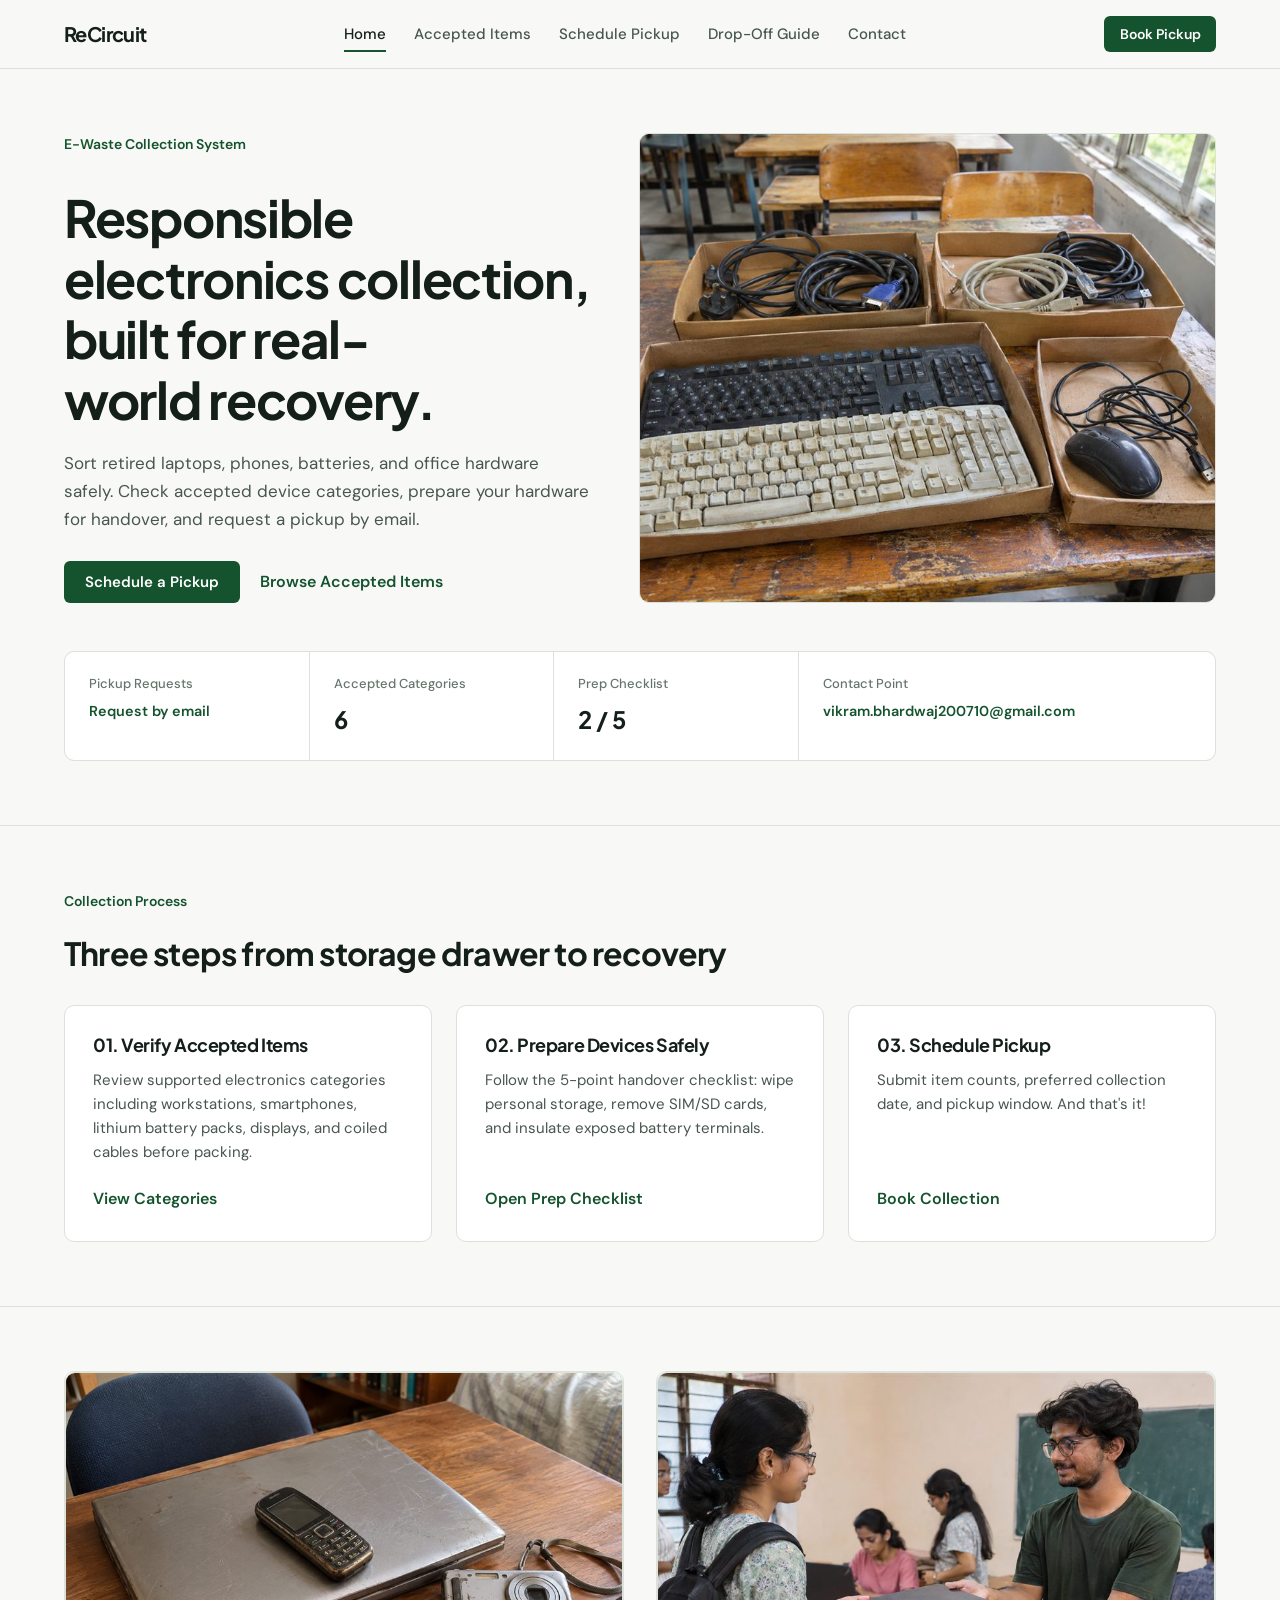
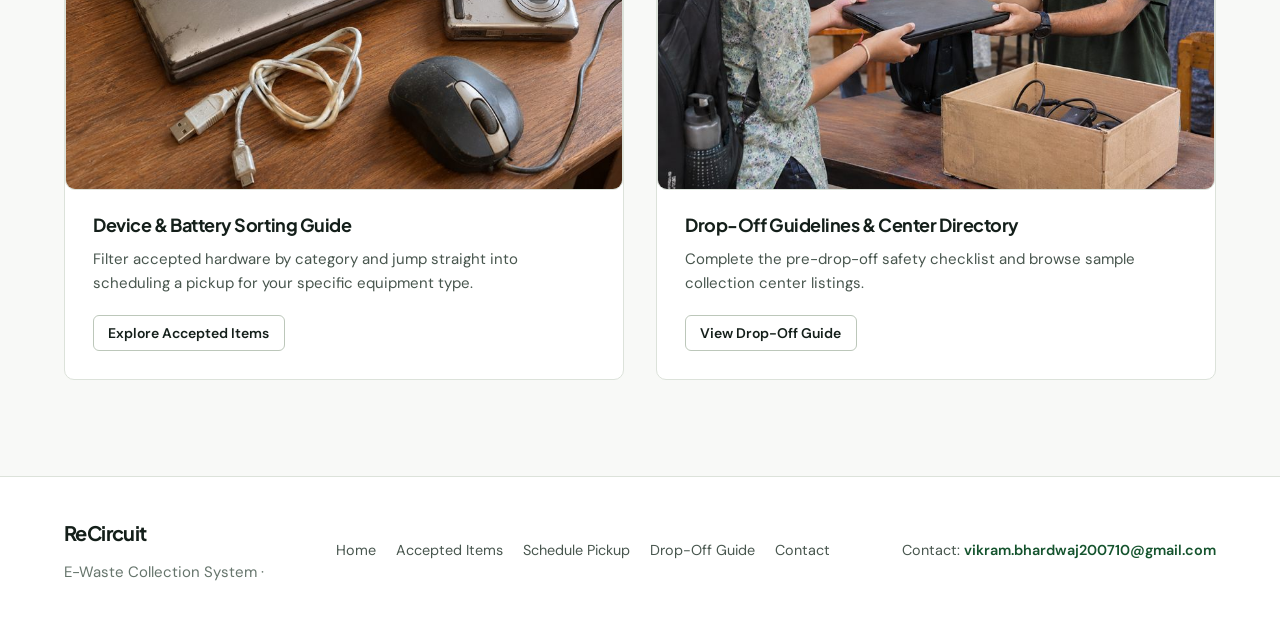
<file: index.html>
<!doctype html>
<html lang="en">
  <head>
    <meta charset="UTF-8" />
    <meta name="viewport" content="width=device-width, initial-scale=1.0" />
    <title>ReCircuit — E-Waste Collection System</title>
    <meta
      name="description"
      content="A clean multi-page e-waste collection system for sorting electronics, scheduling pickups, checking drop-off preparation guidelines, and contacting coordination support."
    />
    <meta property="og:title" content="ReCircuit — E-Waste Collection System" />
    <meta
      property="og:description"
      content="Sort retired electronics, review safety preparation steps, and schedule e-waste pickups."
    />
    <meta property="og:type" content="website" />
    <link rel="preconnect" href="https://fonts.googleapis.com" />
    <link rel="preconnect" href="https://fonts.gstatic.com" crossorigin />
    <link
      href="https://fonts.googleapis.com/css2?family=DM+Sans:wght@400;500;600&family=JetBrains+Mono:wght@400;500&family=Plus+Jakarta+Sans:wght@600;700&display=swap"
      rel="stylesheet"
    />
    <link rel="stylesheet" href="./style.css" />
    <script src="./script.js" defer></script>
  </head>
  <body>
    <header class="site-header">
      <div class="container header-inner">
        <a href="index.html" class="brand">ReCircuit</a>
        <nav class="site-nav" id="primary-nav" aria-label="Primary">
          <a href="index.html" class="nav-link" aria-current="page">Home</a>
          <a href="categories.html" class="nav-link">Accepted Items</a>
          <a href="schedule.html" class="nav-link">Schedule Pickup</a>
          <a href="dropoff.html" class="nav-link">Drop-Off Guide</a>
          <a href="contact.html" class="nav-link">Contact</a>
        </nav>
        <div class="header-actions">
          <a href="schedule.html" class="btn btn-primary btn-sm nav-cta">Book Pickup</a>
          <button
            type="button"
            class="nav-toggle"
            id="nav-toggle"
            aria-expanded="false"
            aria-controls="primary-nav"
            aria-label="Toggle navigation menu"
          >
            <svg width="20" height="20" viewBox="0 0 24 24" fill="none" stroke="currentColor" stroke-width="2" aria-hidden="true">
              <line x1="3" y1="6" x2="21" y2="6" />
              <line x1="3" y1="12" x2="21" y2="12" />
              <line x1="3" y1="18" x2="21" y2="18" />
            </svg>
          </button>
        </div>
      </div>
    </header>

    <main>
      <section class="section">
        <div class="container">
          <div class="hero-grid">
            <div class="hero-copy">
              <p class="eyebrow">E-Waste Collection System</p>
              <h1 class="hero-title">
                <span class="hero-title-wide">Responsible electronics collection, built for real-world recovery.</span>
                <span class="hero-title-compact">Recycle electronics responsibly.</span>
              </h1>
              <p class="lead">
                Sort retired laptops, phones, batteries, and office hardware safely. Check accepted device categories,
                prepare your hardware for handover, and request a pickup by email.
              </p>
              <div class="hero-actions">
                <a href="schedule.html" class="btn btn-primary">Schedule a Pickup</a>
                <a href="categories.html" class="text-link">Browse Accepted Items</a>
              </div>
            </div>
            <div class="media-frame media-frame-16x9 hero-media">
              <img src="./images/electronics-sorting-studio.jpg" alt="Used keyboards, mice, and cables sorted into trays." />
              <div class="media-fallback" aria-hidden="true">
                <svg viewBox="0 0 24 24" fill="none" stroke="currentColor" stroke-width="1.75">
                  <rect x="3" y="4" width="18" height="12" rx="2" />
                  <line x1="8" y1="20" x2="16" y2="20" />
                  <line x1="12" y1="16" x2="12" y2="20" />
                </svg>
                <span>Electronics Sorting Studio</span>
              </div>
            </div>
          </div>

          <div class="metrics-strip" aria-label="Collection summary">
            <div class="metric-cell">
              <span class="metric-label">Pickup Requests</span>
              <a href="schedule.html" class="metric-value-email">Request by email</a>
            </div>
            <div class="metric-cell">
              <span class="metric-label">Accepted Categories</span>
              <span class="metric-value" id="metric-categories">6</span>
            </div>
            <div class="metric-cell">
              <span class="metric-label">Prep Checklist</span>
              <span class="metric-value" id="metric-checklist">0 / 5</span>
            </div>
            <div class="metric-cell">
              <span class="metric-label">Contact Point</span>
              <a href="mailto:vikram.bhardwaj200710@gmail.com" class="metric-value-email">
                vikram.bhardwaj200710@gmail.com
              </a>
            </div>
          </div>
        </div>
      </section>

      <section class="section section-divider">
        <div class="container">
          <div class="stack-sm">
            <p class="eyebrow">Collection Process</p>
            <h2 class="section-title">Three steps from storage drawer to recovery</h2>
          </div>
          <div class="steps-grid">
            <article class="surface-card">
              <h3 class="step-title">01. Verify Accepted Items</h3>
              <p class="step-desc">
                Review supported electronics categories including workstations, smartphones, lithium battery packs,
                displays, and coiled cables before packing.
              </p>
              <div class="feature-card-footer">
                <a href="categories.html" class="text-link">View Categories</a>
              </div>
            </article>
            <article class="surface-card">
              <h3 class="step-title">02. Prepare Devices Safely</h3>
              <p class="step-desc">
                Follow the 5-point handover checklist: wipe personal storage, remove SIM/SD cards, and insulate exposed
                battery terminals.
              </p>
              <div class="feature-card-footer">
                <a href="dropoff.html" class="text-link">Open Prep Checklist</a>
              </div>
            </article>
            <article class="surface-card">
              <h3 class="step-title">03. Schedule Pickup</h3>
              <p class="step-desc">
                Submit item counts, preferred collection date, and pickup window. And that's it!
              </p>
              <div class="feature-card-footer">
                <a href="schedule.html" class="text-link">Book Collection</a>
              </div>
            </article>
          </div>
        </div>
      </section>

      <section class="section section-divider">
        <div class="container">
          <div class="split-grid">
            <article class="feature-card">
              <div class="media-frame media-frame-4x3">
                <img src="./images/computing-and-mobile-devices.jpg" alt="A retired laptop, mobile phone, and camera set out on a desk." />
                <div class="media-fallback" aria-hidden="true">
                  <svg viewBox="0 0 24 24" fill="none" stroke="currentColor" stroke-width="1.75">
                    <rect x="5" y="2" width="14" height="20" rx="2" />
                    <line x1="12" y1="18" x2="12" y2="18.01" />
                  </svg>
                  <span>Computing and Mobile Devices</span>
                </div>
              </div>
              <div class="feature-card-body">
                <h3 class="step-title">Device &amp; Battery Sorting Guide</h3>
                <p class="step-desc">
                  Filter accepted hardware by category and jump straight into scheduling a pickup for your specific
                  equipment type.
                </p>
                <div class="feature-card-footer">
                  <a href="categories.html" class="btn btn-secondary btn-sm">Explore Accepted Items</a>
                </div>
              </div>
            </article>

            <article class="feature-card">
              <div class="media-frame media-frame-4x3">
                <img src="./images/drop-off-collection-center.jpg" alt="A person hands a laptop to a worker at an electronics collection desk." />
                <div class="media-fallback" aria-hidden="true">
                  <svg viewBox="0 0 24 24" fill="none" stroke="currentColor" stroke-width="1.75">
                    <path d="M21 10c0 7-9 13-9 13s-9-6-9-13a9 9 0 0 1 18 0z" />
                    <circle cx="12" cy="10" r="3" />
                  </svg>
                  <span>Drop-Off Collection Center</span>
                </div>
              </div>
              <div class="feature-card-body">
                <h3 class="step-title">Drop-Off Guidelines &amp; Center Directory</h3>
                <p class="step-desc">
                  Complete the pre-drop-off safety checklist and browse sample collection center listings.
                </p>
                <div class="feature-card-footer">
                  <a href="dropoff.html" class="btn btn-secondary btn-sm">View Drop-Off Guide</a>
                </div>
              </div>
            </article>
          </div>
        </div>
      </section>
    </main>

    <footer class="site-footer">
      <div class="container footer-inner">
        <div class="stack-sm">
          <a href="index.html" class="brand">ReCircuit</a>
          <p class="muted">E-Waste Collection System · </p>
        </div>
        <nav class="footer-links" aria-label="Footer">
          <a href="index.html">Home</a>
          <a href="categories.html">Accepted Items</a>
          <a href="schedule.html">Schedule Pickup</a>
          <a href="dropoff.html">Drop-Off Guide</a>
          <a href="contact.html">Contact</a>
        </nav>
        <div class="footer-contact">
          Contact: <a href="mailto:vikram.bhardwaj200710@gmail.com">vikram.bhardwaj200710@gmail.com</a>
        </div>
      </div>
    </footer>
  </body>
</html>
</file>
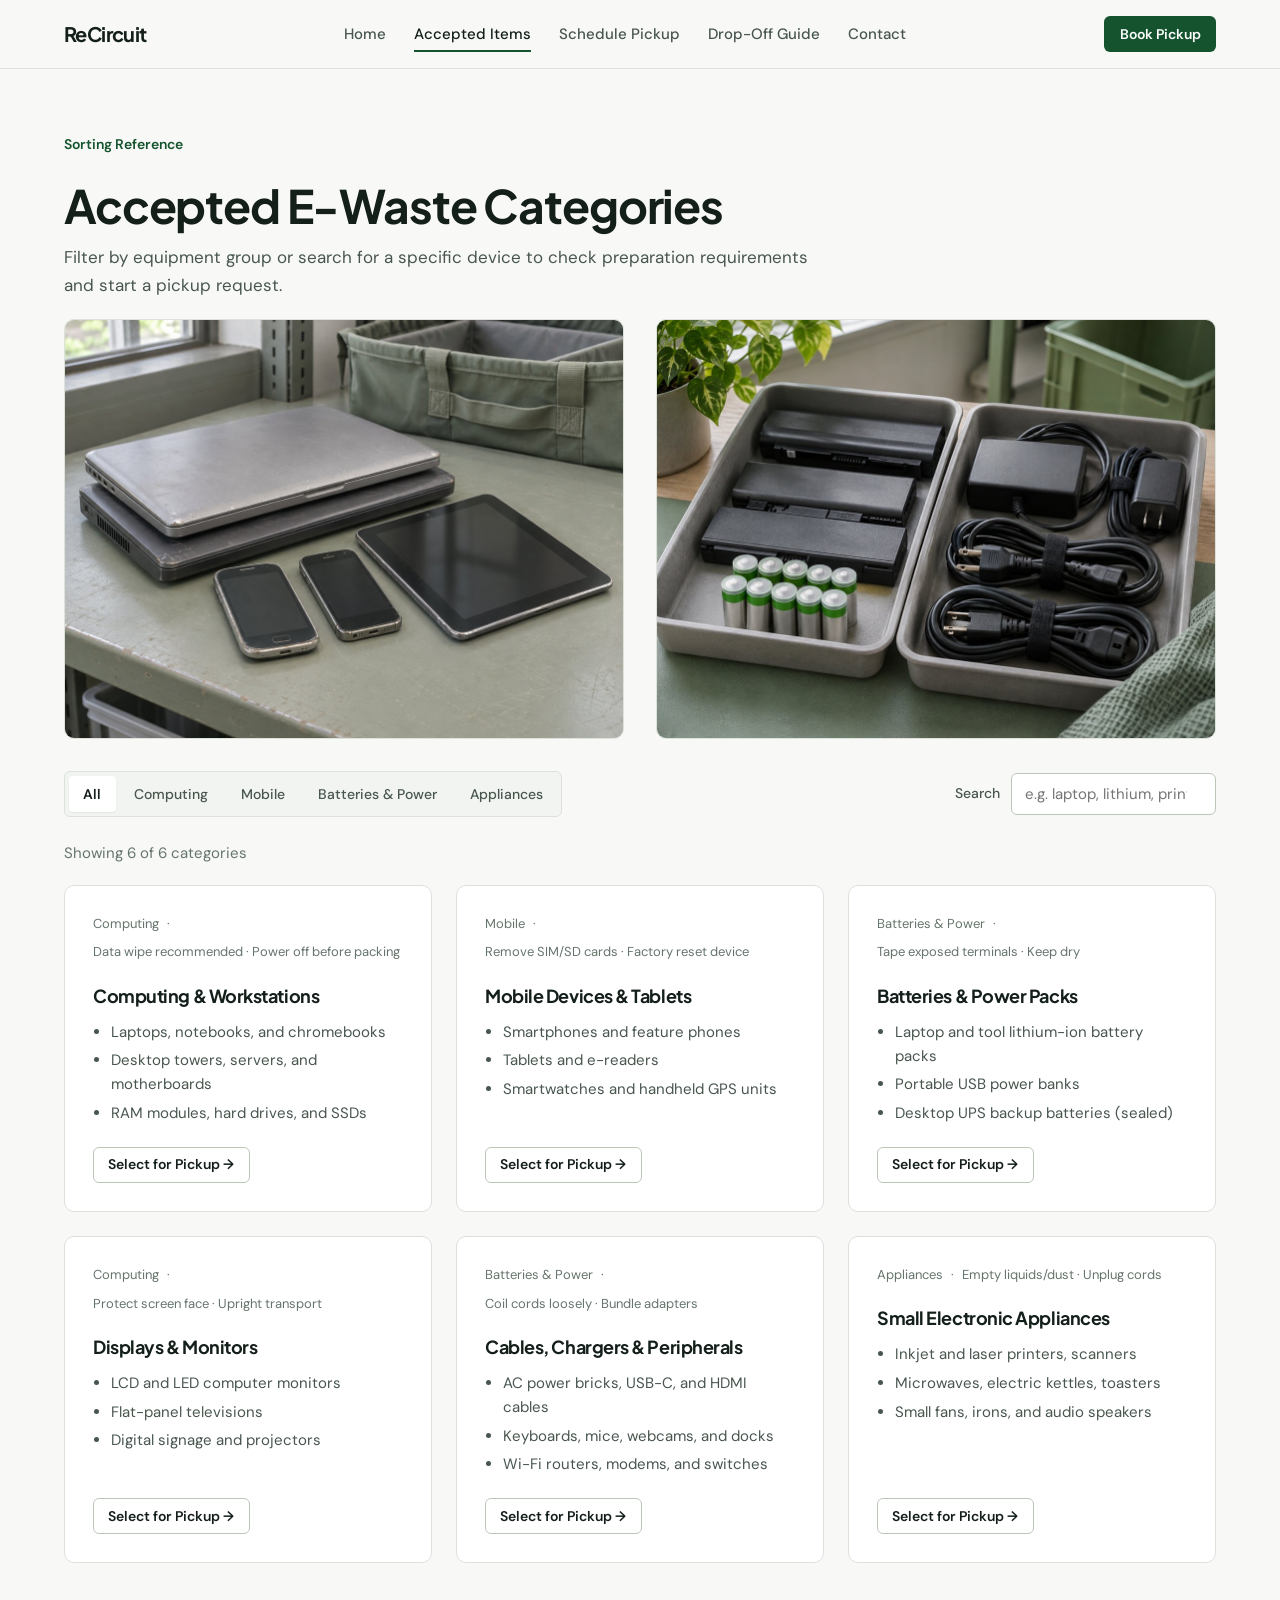
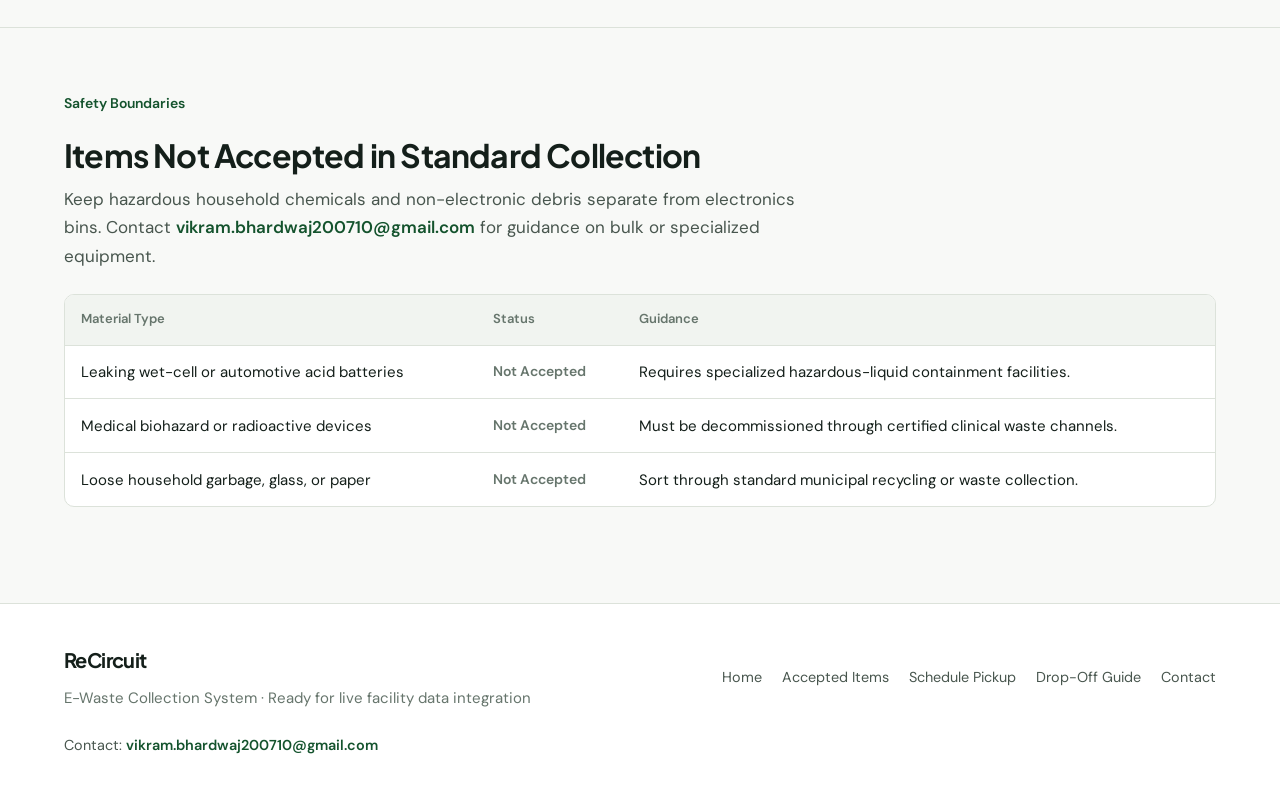
<file: categories.html>
<!doctype html>
<html lang="en">
  <head>
    <meta charset="UTF-8" />
    <meta name="viewport" content="width=device-width, initial-scale=1.0" />
    <title>Accepted Items — ReCircuit E-Waste Collection</title>
    <meta
      name="description"
      content="Browse accepted e-waste categories, handling guidelines, and non-accepted exclusions before scheduling a collection."
    />
    <link rel="preconnect" href="https://fonts.googleapis.com" />
    <link rel="preconnect" href="https://fonts.gstatic.com" crossorigin />
    <link
      href="https://fonts.googleapis.com/css2?family=DM+Sans:wght@400;500;600&family=JetBrains+Mono:wght@400;500&family=Plus+Jakarta+Sans:wght@600;700&display=swap"
      rel="stylesheet"
    />
    <link rel="stylesheet" href="./style.css" />
    <script src="./script.js" defer></script>
  </head>
  <body>
    <header class="site-header">
      <div class="container header-inner">
        <a href="index.html" class="brand">ReCircuit</a>
        <nav class="site-nav" id="primary-nav" aria-label="Primary">
          <a href="index.html" class="nav-link">Home</a>
          <a href="categories.html" class="nav-link" aria-current="page">Accepted Items</a>
          <a href="schedule.html" class="nav-link">Schedule Pickup</a>
          <a href="dropoff.html" class="nav-link">Drop-Off Guide</a>
          <a href="contact.html" class="nav-link">Contact</a>
        </nav>
        <div class="header-actions">
          <a href="schedule.html" class="btn btn-primary btn-sm nav-cta">Book Pickup</a>
          <button
            type="button"
            class="nav-toggle"
            id="nav-toggle"
            aria-expanded="false"
            aria-controls="primary-nav"
            aria-label="Toggle navigation menu"
          >
            <svg width="20" height="20" viewBox="0 0 24 24" fill="none" stroke="currentColor" stroke-width="2" aria-hidden="true">
              <line x1="3" y1="6" x2="21" y2="6" />
              <line x1="3" y1="12" x2="21" y2="12" />
              <line x1="3" y1="18" x2="21" y2="18" />
            </svg>
          </button>
        </div>
      </div>
    </header>

    <main>
      <section class="section">
        <div class="container">
          <div class="stack-md">
            <div class="stack-sm">
              <p class="eyebrow">Sorting Reference</p>
              <h1 class="page-title">Accepted E-Waste Categories</h1>
              <p class="lead">
                Filter by equipment group or search for a specific device to check preparation requirements and start
                a pickup request.
              </p>
            </div>

            <div class="split-grid">
              <div class="media-frame media-frame-4x3">
                <img src="./images/computing-and-mobile-hardware.jpg" alt="Used laptops, a tablet, and two smartphones on a collection workbench." />
                <div class="media-fallback" aria-hidden="true">
                  <span>Computing &amp; Mobile Hardware</span>
                </div>
              </div>
              <div class="media-frame media-frame-4x3">
                <img src="./images/batteries-and-power-cables.jpg" alt="Laptop battery packs and household batteries sorted beside coiled power cords." />
                <div class="media-fallback" aria-hidden="true">
                  <span>Batteries &amp; Power Cables</span>
                </div>
              </div>
            </div>
          </div>

          <div class="toolbar">
            <div class="segmented-group" role="group" aria-label="Filter categories by equipment group">
              <button type="button" class="filter-tab" data-category-filter="All" aria-pressed="true">All</button>
              <button type="button" class="filter-tab" data-category-filter="Computing" aria-pressed="false">Computing</button>
              <button type="button" class="filter-tab" data-category-filter="Mobile" aria-pressed="false">Mobile</button>
              <button type="button" class="filter-tab" data-category-filter="Batteries & Power" aria-pressed="false">
                Batteries &amp; Power
              </button>
              <button type="button" class="filter-tab" data-category-filter="Appliances" aria-pressed="false">
                Appliances
              </button>
            </div>

            <div class="search-wrap">
              <label for="category-search">Search</label>
              <input
                type="search"
                id="category-search"
                class="input"
                placeholder="e.g. laptop, lithium, printer"
              />
            </div>
          </div>

          <p class="muted" id="categories-count" style="margin-bottom: 1.25rem;">Showing 6 of 6 categories</p>

          <div class="cards-grid-3" id="categories-grid">
            <article class="surface-card" data-category-group="Computing">
              <div class="meta-line">
                <span>Computing</span>
                <span aria-hidden="true">&middot;</span>
                <span>Data wipe recommended · Power off before packing</span>
              </div>
              <h3 class="step-title" style="margin-top: 0.5rem;">Computing &amp; Workstations</h3>
              <ul class="item-list">
                <li>Laptops, notebooks, and chromebooks</li>
                <li>Desktop towers, servers, and motherboards</li>
                <li>RAM modules, hard drives, and SSDs</li>
              </ul>
              <div class="feature-card-footer">
                <a href="schedule.html?category=computing" class="btn btn-secondary btn-sm">
                  Select for Pickup &rarr;
                </a>
              </div>
            </article>
            <article class="surface-card" data-category-group="Mobile">
              <div class="meta-line">
                <span>Mobile</span>
                <span aria-hidden="true">&middot;</span>
                <span>Remove SIM/SD cards · Factory reset device</span>
              </div>
              <h3 class="step-title" style="margin-top: 0.5rem;">Mobile Devices &amp; Tablets</h3>
              <ul class="item-list">
                <li>Smartphones and feature phones</li>
                <li>Tablets and e-readers</li>
                <li>Smartwatches and handheld GPS units</li>
              </ul>
              <div class="feature-card-footer">
                <a href="schedule.html?category=mobile" class="btn btn-secondary btn-sm">
                  Select for Pickup &rarr;
                </a>
              </div>
            </article>
            <article class="surface-card" data-category-group="Batteries &amp; Power">
              <div class="meta-line">
                <span>Batteries &amp; Power</span>
                <span aria-hidden="true">&middot;</span>
                <span>Tape exposed terminals · Keep dry</span>
              </div>
              <h3 class="step-title" style="margin-top: 0.5rem;">Batteries &amp; Power Packs</h3>
              <ul class="item-list">
                <li>Laptop and tool lithium-ion battery packs</li>
                <li>Portable USB power banks</li>
                <li>Desktop UPS backup batteries (sealed)</li>
              </ul>
              <div class="feature-card-footer">
                <a href="schedule.html?category=batteries" class="btn btn-secondary btn-sm">
                  Select for Pickup &rarr;
                </a>
              </div>
            </article>
            <article class="surface-card" data-category-group="Computing">
              <div class="meta-line">
                <span>Computing</span>
                <span aria-hidden="true">&middot;</span>
                <span>Protect screen face · Upright transport</span>
              </div>
              <h3 class="step-title" style="margin-top: 0.5rem;">Displays &amp; Monitors</h3>
              <ul class="item-list">
                <li>LCD and LED computer monitors</li>
                <li>Flat-panel televisions</li>
                <li>Digital signage and projectors</li>
              </ul>
              <div class="feature-card-footer">
                <a href="schedule.html?category=displays" class="btn btn-secondary btn-sm">
                  Select for Pickup &rarr;
                </a>
              </div>
            </article>
            <article class="surface-card" data-category-group="Batteries &amp; Power">
              <div class="meta-line">
                <span>Batteries &amp; Power</span>
                <span aria-hidden="true">&middot;</span>
                <span>Coil cords loosely · Bundle adapters</span>
              </div>
              <h3 class="step-title" style="margin-top: 0.5rem;">Cables, Chargers &amp; Peripherals</h3>
              <ul class="item-list">
                <li>AC power bricks, USB-C, and HDMI cables</li>
                <li>Keyboards, mice, webcams, and docks</li>
                <li>Wi-Fi routers, modems, and switches</li>
              </ul>
              <div class="feature-card-footer">
                <a href="schedule.html?category=peripherals" class="btn btn-secondary btn-sm">
                  Select for Pickup &rarr;
                </a>
              </div>
            </article>
            <article class="surface-card" data-category-group="Appliances">
              <div class="meta-line">
                <span>Appliances</span>
                <span aria-hidden="true">&middot;</span>
                <span>Empty liquids/dust · Unplug cords</span>
              </div>
              <h3 class="step-title" style="margin-top: 0.5rem;">Small Electronic Appliances</h3>
              <ul class="item-list">
                <li>Inkjet and laser printers, scanners</li>
                <li>Microwaves, electric kettles, toasters</li>
                <li>Small fans, irons, and audio speakers</li>
              </ul>
              <div class="feature-card-footer">
                <a href="schedule.html?category=appliances" class="btn btn-secondary btn-sm">
                  Select for Pickup &rarr;
                </a>
              </div>
            </article>
          </div>
          <div class="empty-state" id="categories-empty" hidden>
            <h3>No matching categories found</h3>
            <p class="muted">Try clearing your search term or switching back to All categories.</p>
            <button type="button" class="btn btn-secondary btn-sm" id="reset-cat-btn" style="margin-top: 1rem;">
              Reset Filters
            </button>
          </div>
        </div>
      </section>

      <section class="section section-divider">
        <div class="container">
          <div class="stack-sm" style="margin-bottom: 1.5rem;">
            <p class="eyebrow">Safety Boundaries</p>
            <h2 class="section-title">Items Not Accepted in Standard Collection</h2>
            <p class="lead">
              Keep hazardous household chemicals and non-electronic debris separate from electronics bins. Contact
              <a href="mailto:vikram.bhardwaj200710@gmail.com" class="text-link">vikram.bhardwaj200710@gmail.com</a>
              for guidance on bulk or specialized equipment.
            </p>
          </div>
          <div class="table-wrap">
            <table class="data-table">
              <thead>
                <tr>
                  <th>Material Type</th>
                  <th>Status</th>
                  <th>Guidance</th>
                </tr>
              </thead>
              <tbody>
                <tr>
                  <td>Leaking wet-cell or automotive acid batteries</td>
                  <td class="status-text status-completed">Not Accepted</td>
                  <td>Requires specialized hazardous-liquid containment facilities.</td>
                </tr>
                <tr>
                  <td>Medical biohazard or radioactive devices</td>
                  <td class="status-text status-completed">Not Accepted</td>
                  <td>Must be decommissioned through certified clinical waste channels.</td>
                </tr>
                <tr>
                  <td>Loose household garbage, glass, or paper</td>
                  <td class="status-text status-completed">Not Accepted</td>
                  <td>Sort through standard municipal recycling or waste collection.</td>
                </tr>
              </tbody>
            </table>
          </div>
        </div>
      </section>
    </main>

    <footer class="site-footer">
      <div class="container footer-inner">
        <div class="stack-sm">
          <a href="index.html" class="brand">ReCircuit</a>
          <p class="muted">E-Waste Collection System · Ready for live facility data integration</p>
        </div>
        <nav class="footer-links" aria-label="Footer">
          <a href="index.html">Home</a>
          <a href="categories.html">Accepted Items</a>
          <a href="schedule.html">Schedule Pickup</a>
          <a href="dropoff.html">Drop-Off Guide</a>
          <a href="contact.html">Contact</a>
        </nav>
        <div class="footer-contact">
          Contact: <a href="mailto:vikram.bhardwaj200710@gmail.com">vikram.bhardwaj200710@gmail.com</a>
        </div>
      </div>
    </footer>
  </body>
</html>
</file>
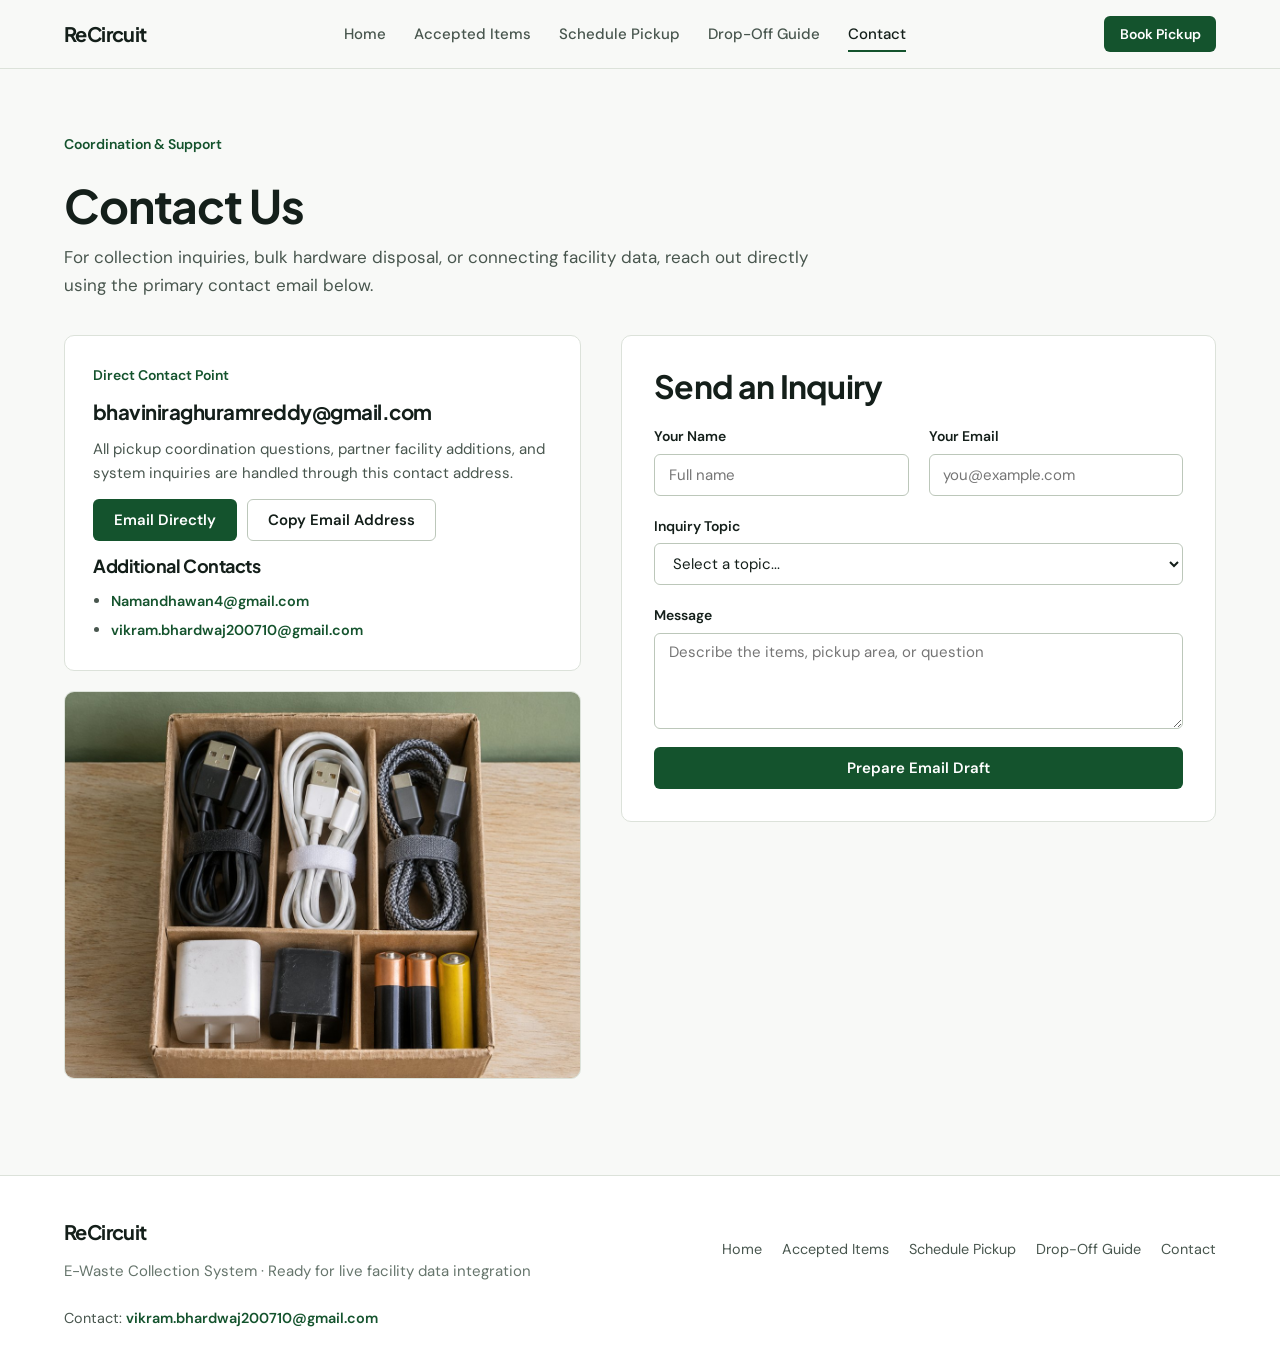
<file: contact.html>
<!doctype html>
<html lang="en">
  <head>
    <meta charset="UTF-8" />
    <meta name="viewport" content="width=device-width, initial-scale=1.0" />
    <title>Contact — ReCircuit E-Waste Collection</title>
    <meta
      name="description"
      content="Reach the ReCircuit e-waste collection coordinator directly at bhaviniraghuramreddy@gmail.com or submit an inquiry."
    />
    <link rel="preconnect" href="https://fonts.googleapis.com" />
    <link rel="preconnect" href="https://fonts.gstatic.com" crossorigin />
    <link
      href="https://fonts.googleapis.com/css2?family=DM+Sans:wght@400;500;600&family=JetBrains+Mono:wght@400;500&family=Plus+Jakarta+Sans:wght@600;700&display=swap"
      rel="stylesheet"
    />
    <link rel="stylesheet" href="./style.css" />
    <script src="./script.js" defer></script>
  </head>
  <body>
    <header class="site-header">
      <div class="container header-inner">
        <a href="index.html" class="brand">ReCircuit</a>
        <nav class="site-nav" id="primary-nav" aria-label="Primary">
          <a href="index.html" class="nav-link">Home</a>
          <a href="categories.html" class="nav-link">Accepted Items</a>
          <a href="schedule.html" class="nav-link">Schedule Pickup</a>
          <a href="dropoff.html" class="nav-link">Drop-Off Guide</a>
          <a href="contact.html" class="nav-link" aria-current="page">Contact</a>
        </nav>
        <div class="header-actions">
          <a href="schedule.html" class="btn btn-primary btn-sm nav-cta">Book Pickup</a>
          <button
            type="button"
            class="nav-toggle"
            id="nav-toggle"
            aria-expanded="false"
            aria-controls="primary-nav"
            aria-label="Toggle navigation menu"
          >
            <svg width="20" height="20" viewBox="0 0 24 24" fill="none" stroke="currentColor" stroke-width="2" aria-hidden="true">
              <line x1="3" y1="6" x2="21" y2="6" />
              <line x1="3" y1="12" x2="21" y2="12" />
              <line x1="3" y1="18" x2="21" y2="18" />
            </svg>
          </button>
        </div>
      </div>
    </header>

    <main>
      <section class="section">
        <div class="container">
          <div class="stack-sm" style="margin-bottom: 2.25rem;">
            <p class="eyebrow">Coordination &amp; Support</p>
            <h1 class="page-title">Contact Us</h1>
            <p class="lead">
              For collection inquiries, bulk hardware disposal, or connecting facility data, reach out directly using
              the primary contact email below.
            </p>
          </div>

          <div class="workspace-grid">
            <div class="stack-md">
              <div class="surface-card">
                <p class="eyebrow" style="margin-bottom: 0;">Direct Contact Point</p>
                <h2 class="contact-email-heading">bhaviniraghuramreddy@gmail.com</h2>
                <p class="step-desc">
                  All pickup coordination questions, partner facility additions, and system inquiries are handled
                  through this contact address.
                </p>
                <div class="row-actions">
                  <a id="primary-contact-link" href="mailto:bhaviniraghuramreddy@gmail.com"  class="btn btn-primary">Email Directly</a>
                  <button type="button" id="copy-email-btn" class="btn btn-secondary">Copy Email Address</button>
                </div>
                <p id="copy-email-status" class="muted" role="status" aria-live="polite" hidden></p>
                <h3 class="step-title">Additional Contacts</h3>
                <ul class="item-list">
                  <li><a class="metric-value-email" href="mailto:Namandhawan4@gmail.com">Namandhawan4@gmail.com</a></li>
                  <li><a class="metric-value-email" href="mailto:vikram.bhardwaj200710@gmail.com">vikram.bhardwaj200710@gmail.com</a></li>
                </ul>
              </div>

              <div class="media-frame media-frame-4x3">
                <img src="./images/organized-cables-and-batteries.jpg" alt="Bundled charging cables, adapters, and batteries in a divided box." />
                <div class="media-fallback" aria-hidden="true">
                  <span>Organized Cables &amp; Batteries</span>
                </div>
              </div>
            </div>

            <div class="form-panel">
              <h2 class="section-title" style="margin-bottom: 1.25rem;">Send an Inquiry</h2>
              <div id="contact-form-feedback" class="banner" role="status" hidden style="margin-bottom: 1rem;">Your draft is ready. Open it below and click Send in your email app.</div>
              <a id="contact-mailto-link" href="mailto:bhaviniraghuramreddy@gmail.com" class="btn btn-secondary btn-sm" hidden style="margin-bottom: 1.25rem;">
                Open Prefilled Email to bhaviniraghuramreddy@gmail.com
              </a>

              <form id="contact-form" method="post">
                <div class="form-grid">
                  <div class="field">
                    <label for="contact-name">Your Name</label>
                    <input type="text" id="contact-name" name="name" class="input" placeholder="Full name" pattern=".*\S.*" title="Enter your full name." required />
                  </div>

                  <div class="field">
                    <label for="contact-email">Your Email</label>
                    <input type="email" id="contact-email" name="email" class="input" placeholder="you@example.com" pattern=".+@.+\..+" title="Enter a valid email address." required />
                  </div>

                  <div class="field field-full">
                    <label for="contact-topic">Inquiry Topic</label>
                    <select id="contact-topic" name="topic" class="select" required>
                      <option value="">Select a topic...</option>
                      <option value="Pickup Coordination">Pickup Coordination</option>
                      <option value="Bulk or Office E-Waste">Bulk or Office E-Waste</option>
                      <option value="Drop-Off Facility Integration">Drop-Off Facility Integration</option>
                      <option value="General Support">General Support</option>
                    </select>
                  </div>

                  <div class="field field-full">
                    <label for="contact-message">Message</label>
                    <textarea
                      id="contact-message"
                      name="message"
                      class="textarea"
                      placeholder="Describe the items, pickup area, or question"
                      minlength="10"
                      required
                    ></textarea>
                  </div>

                  <div class="field field-full">
                    <button type="submit" class="btn btn-primary">Prepare Email Draft</button>
                  </div>
                </div>
              </form>
            </div>
          </div>
        </div>
      </section>
    </main>

    <footer class="site-footer">
      <div class="container footer-inner">
        <div class="stack-sm">
          <a href="index.html" class="brand">ReCircuit</a>
          <p class="muted">E-Waste Collection System · Ready for live facility data integration</p>
        </div>
        <nav class="footer-links" aria-label="Footer">
          <a href="index.html">Home</a>
          <a href="categories.html">Accepted Items</a>
          <a href="schedule.html">Schedule Pickup</a>
          <a href="dropoff.html">Drop-Off Guide</a>
          <a href="contact.html">Contact</a>
        </nav>
        <div class="footer-contact">
          Contact: <a href="mailto:vikram.bhardwaj200710@gmail.com">vikram.bhardwaj200710@gmail.com</a>
        </div>
      </div>
    </footer>
  </body>
</html>
</file>
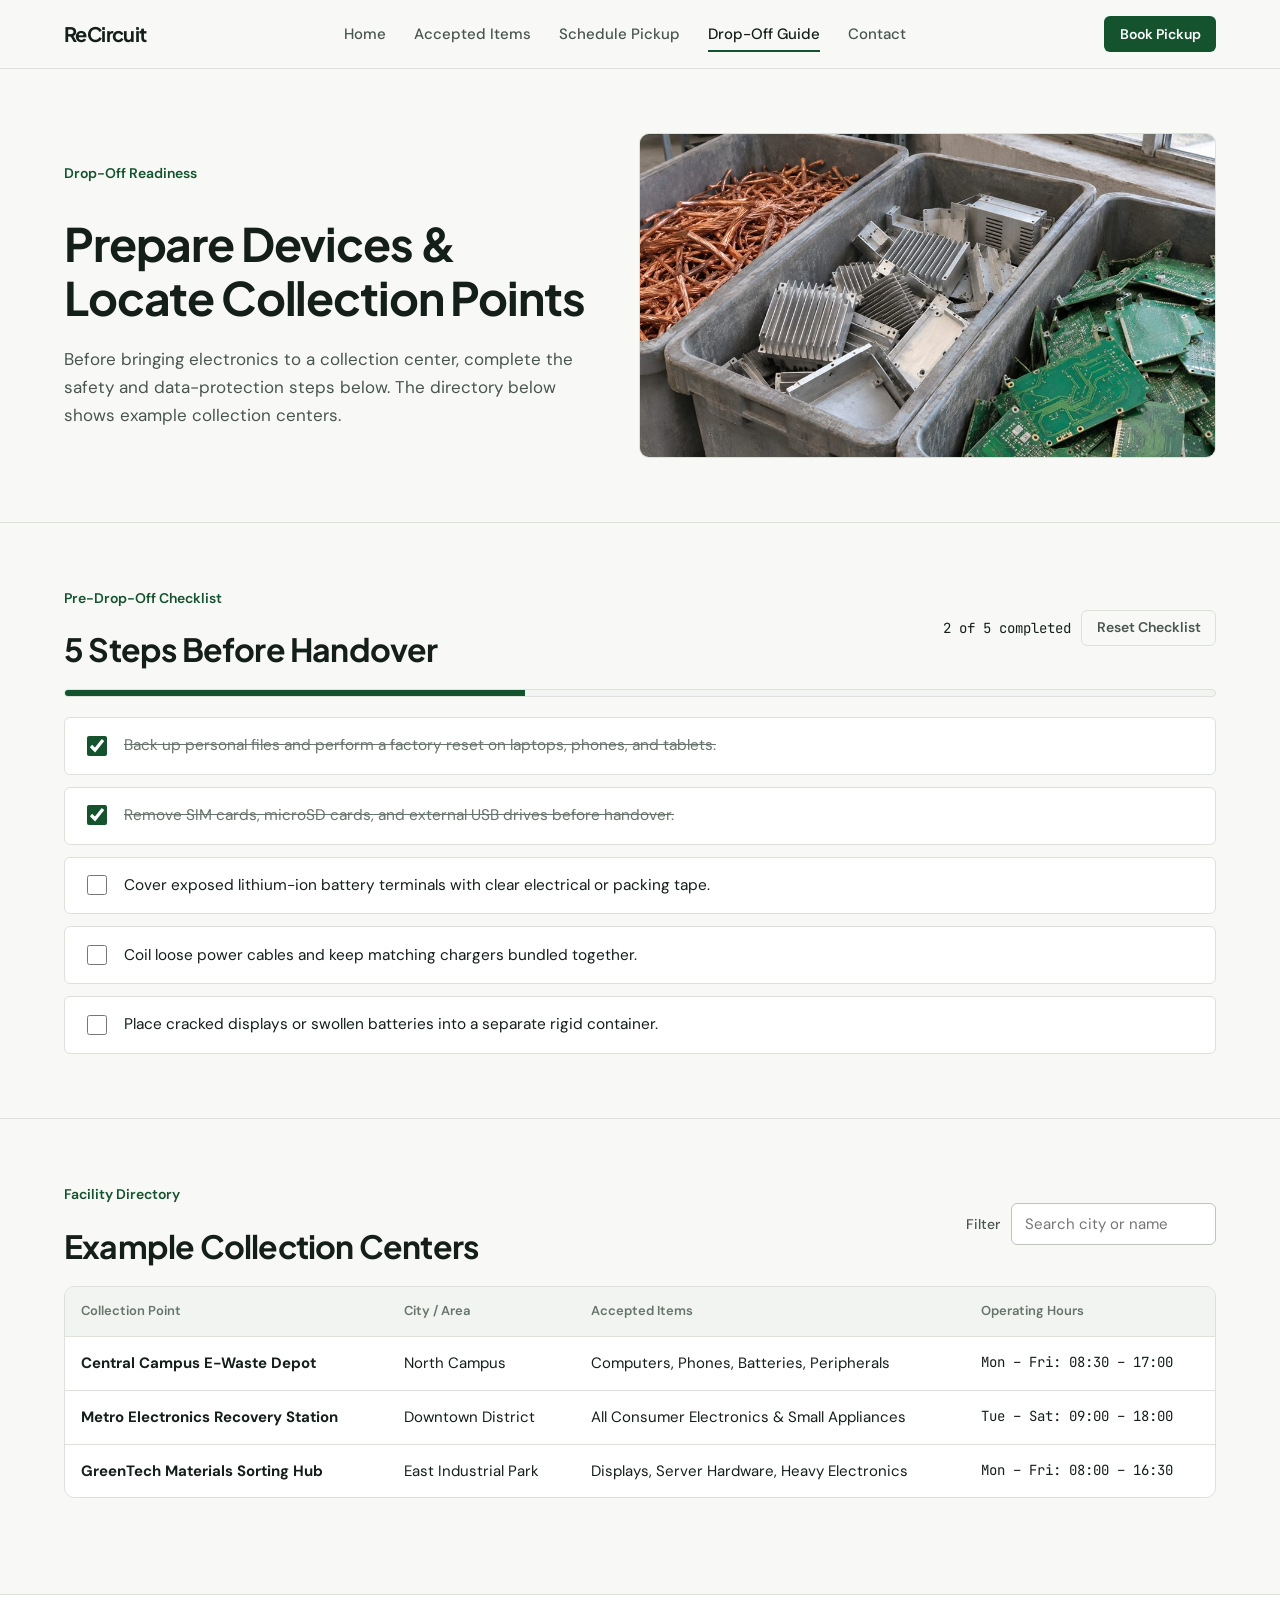
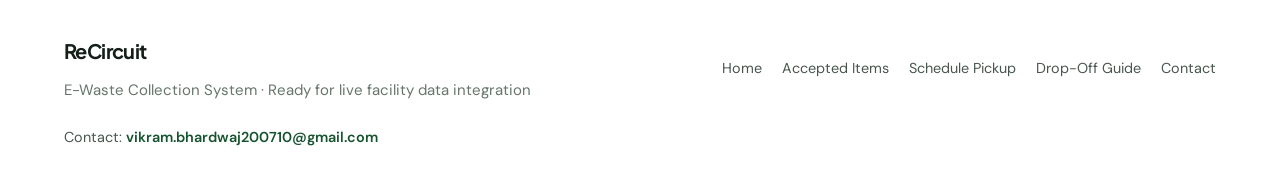
<file: dropoff.html>
<!doctype html>
<html lang="en">
  <head>
    <meta charset="UTF-8" />
    <meta name="viewport" content="width=device-width, initial-scale=1.0" />
    <title>Drop-Off Guide — ReCircuit E-Waste Collection</title>
    <meta
      name="description"
      content="Complete your device preparation checklist before dropping off e-waste and view example collection point entries."
    />
    <link rel="preconnect" href="https://fonts.googleapis.com" />
    <link rel="preconnect" href="https://fonts.gstatic.com" crossorigin />
    <link
      href="https://fonts.googleapis.com/css2?family=DM+Sans:wght@400;500;600&family=JetBrains+Mono:wght@400;500&family=Plus+Jakarta+Sans:wght@600;700&display=swap"
      rel="stylesheet"
    />
    <link rel="stylesheet" href="./style.css" />
    <script src="./script.js" defer></script>
  </head>
  <body>
    <header class="site-header">
      <div class="container header-inner">
        <a href="index.html" class="brand">ReCircuit</a>
        <nav class="site-nav" id="primary-nav" aria-label="Primary">
          <a href="index.html" class="nav-link">Home</a>
          <a href="categories.html" class="nav-link">Accepted Items</a>
          <a href="schedule.html" class="nav-link">Schedule Pickup</a>
          <a href="dropoff.html" class="nav-link" aria-current="page">Drop-Off Guide</a>
          <a href="contact.html" class="nav-link">Contact</a>
        </nav>
        <div class="header-actions">
          <a href="schedule.html" class="btn btn-primary btn-sm nav-cta">Book Pickup</a>
          <button
            type="button"
            class="nav-toggle"
            id="nav-toggle"
            aria-expanded="false"
            aria-controls="primary-nav"
            aria-label="Toggle navigation menu"
          >
            <svg width="20" height="20" viewBox="0 0 24 24" fill="none" stroke="currentColor" stroke-width="2" aria-hidden="true">
              <line x1="3" y1="6" x2="21" y2="6" />
              <line x1="3" y1="12" x2="21" y2="12" />
              <line x1="3" y1="18" x2="21" y2="18" />
            </svg>
          </button>
        </div>
      </div>
    </header>

    <main>
      <section class="section">
        <div class="container">
          <div class="hero-grid">
            <div class="hero-copy">
              <p class="eyebrow">Drop-Off Readiness</p>
              <h1 class="page-title">Prepare Devices &amp; Locate Collection Points</h1>
              <p class="lead">
                Before bringing electronics to a collection center, complete the safety and data-protection steps below.
                The directory below shows example collection centers.
              </p>
            </div>
            <div class="media-frame media-frame-16x9">
              <img src="./images/collection-hub-bins.jpg" alt="Electronics recycling bins holding sorted wiring, metal parts, and circuit boards." />
              <div class="media-fallback" aria-hidden="true">
                <span>Collection Hub Bins</span>
              </div>
            </div>
          </div>
        </div>
      </section>

      <section class="section section-divider">
        <div class="container">
          <div class="stack-md">
            <div class="row-between">
              <div class="stack-sm">
                <p class="eyebrow">Pre-Drop-Off Checklist</p>
                <h2 class="section-title">5 Steps Before Handover</h2>
              </div>
              <div class="row-actions">
                <span class="tabular" id="prep-progress-text">2 of 5 completed</span>
                <button type="button" id="reset-checklist-btn" class="btn btn-ghost btn-sm">Reset Checklist</button>
              </div>
            </div>

            <div class="progress-track" aria-hidden="true">
              <div class="progress-fill" id="prep-progress-fill" style="width: 40%"></div>
            </div>

            <ul class="checklist" id="prep-checklist">
              <li class="checklist-item is-checked">
                <input type="checkbox" id="prep-backup" checked />
                <label for="prep-backup">Back up personal files and perform a factory reset on laptops, phones, and tablets.</label>
              </li>
              <li class="checklist-item is-checked">
                <input type="checkbox" id="prep-cards" checked />
                <label for="prep-cards">Remove SIM cards, microSD cards, and external USB drives before handover.</label>
              </li>
              <li class="checklist-item">
                <input type="checkbox" id="prep-tape" />
                <label for="prep-tape">Cover exposed lithium-ion battery terminals with clear electrical or packing tape.</label>
              </li>
              <li class="checklist-item">
                <input type="checkbox" id="prep-cables" />
                <label for="prep-cables">Coil loose power cables and keep matching chargers bundled together.</label>
              </li>
              <li class="checklist-item">
                <input type="checkbox" id="prep-damaged" />
                <label for="prep-damaged">Place cracked displays or swollen batteries into a separate rigid container.</label>
              </li>
            </ul>
          </div>
        </div>
      </section>

      <section class="section section-divider">
        <div class="container">
          <div class="stack-md">
            <div class="row-between">
              <div class="stack-sm">
                <p class="eyebrow">Facility Directory</p>
                <h2 class="section-title">Example Collection Centers</h2>
              </div>
              <div class="search-wrap">
                <label for="facility-search">Filter</label>
                <input type="search" id="facility-search" class="input" placeholder="Search city or name" />
              </div>
            </div>

            <div class="table-wrap" id="facility-list">
              <table class="data-table">
                <thead>
                  <tr>
                    <th scope="col">Collection Point</th>
                    <th scope="col">City / Area</th>
                    <th scope="col">Accepted Items</th>
                    <th scope="col">Operating Hours</th>
                  </tr>
                </thead>
                <tbody>
                  <tr>
                    <td><strong>Central Campus E-Waste Depot</strong></td>
                    <td>North Campus</td>
                    <td>Computers, Phones, Batteries, Peripherals</td>
                    <td class="tabular">Mon – Fri: 08:30 – 17:00</td>
                  </tr>
                  <tr>
                    <td><strong>Metro Electronics Recovery Station</strong></td>
                    <td>Downtown District</td>
                    <td>All Consumer Electronics &amp; Small Appliances</td>
                    <td class="tabular">Tue – Sat: 09:00 – 18:00</td>
                  </tr>
                  <tr>
                    <td><strong>GreenTech Materials Sorting Hub</strong></td>
                    <td>East Industrial Park</td>
                    <td>Displays, Server Hardware, Heavy Electronics</td>
                    <td class="tabular">Mon – Fri: 08:00 – 16:30</td>
                  </tr>
                </tbody>
              </table>
            </div>

            <div class="empty-state" id="facility-no-matches" role="status" hidden>
              <h3>No matching collection centers</h3>
              <p class="muted">Try searching with a different keyword or location.</p>
            </div>
          </div>
        </div>
      </section>
    </main>

    <footer class="site-footer">
      <div class="container footer-inner">
        <div class="stack-sm">
          <a href="index.html" class="brand">ReCircuit</a>
          <p class="muted">E-Waste Collection System · Ready for live facility data integration</p>
        </div>
        <nav class="footer-links" aria-label="Footer">
          <a href="index.html">Home</a>
          <a href="categories.html">Accepted Items</a>
          <a href="schedule.html">Schedule Pickup</a>
          <a href="dropoff.html">Drop-Off Guide</a>
          <a href="contact.html">Contact</a>
        </nav>
        <div class="footer-contact">
          Contact: <a href="mailto:vikram.bhardwaj200710@gmail.com">vikram.bhardwaj200710@gmail.com</a>
        </div>
      </div>
    </footer>
  </body>
</html>
</file>
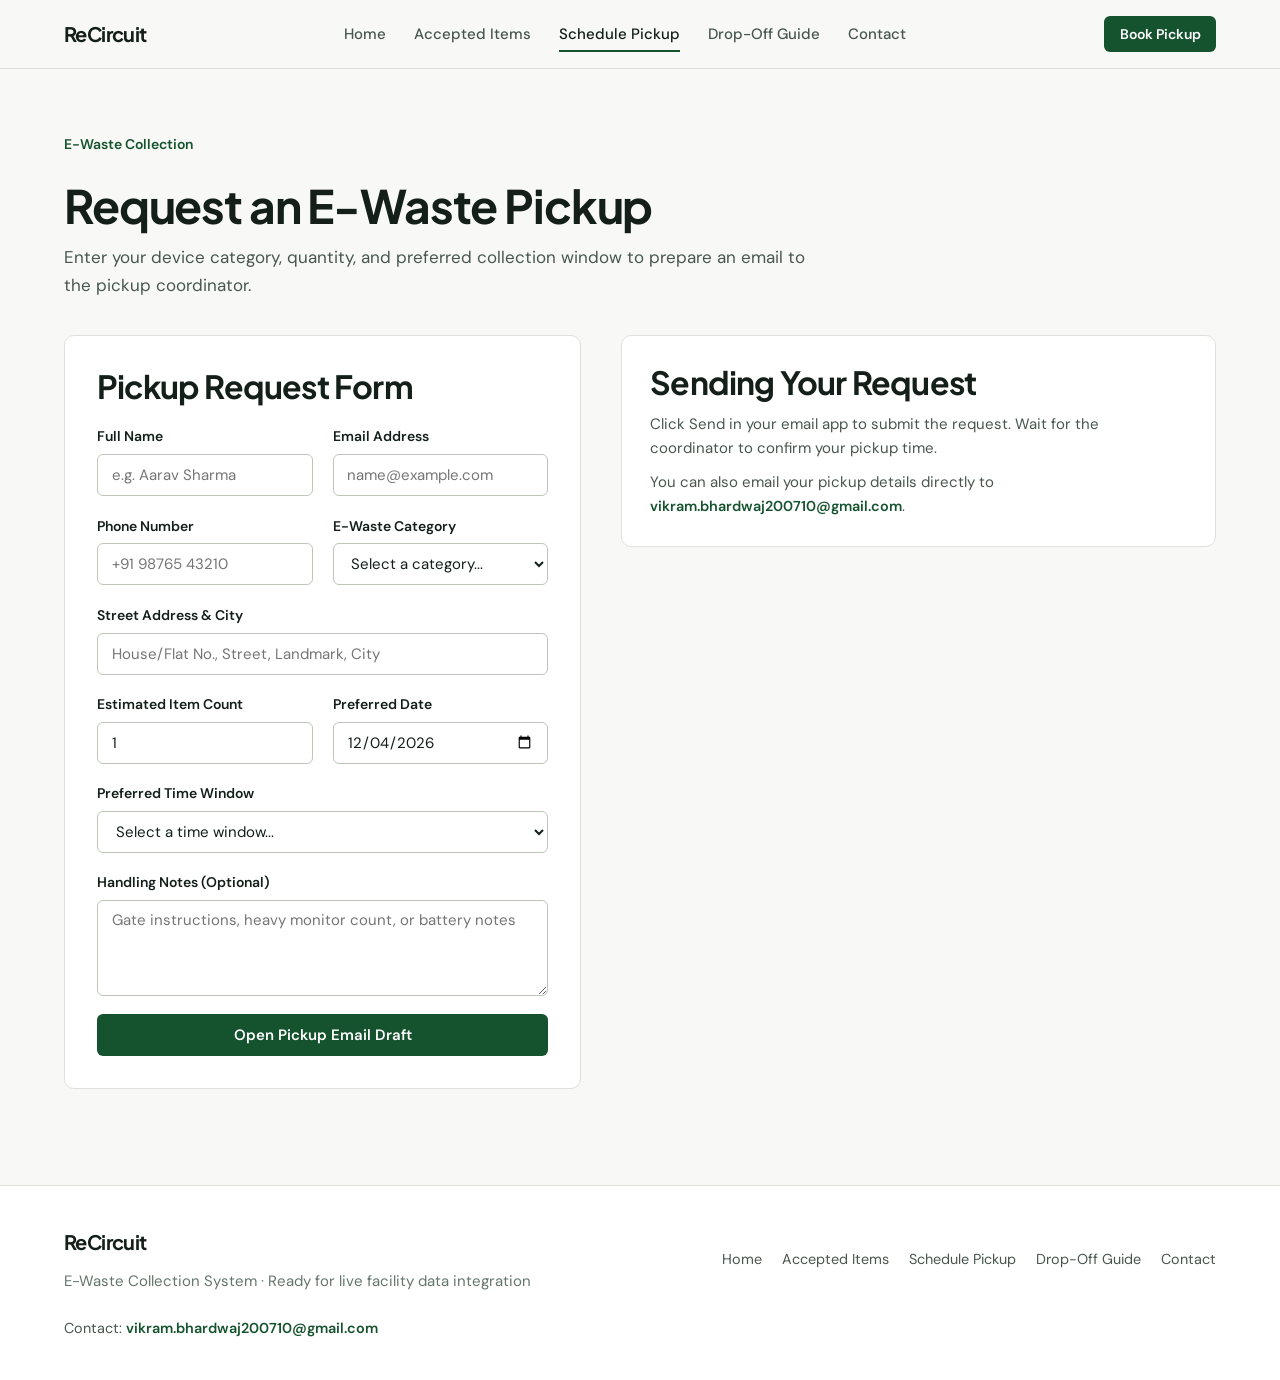
<file: schedule.html>
<!doctype html>
<html lang="en">
  <head>
    <meta charset="UTF-8" />
    <meta name="viewport" content="width=device-width, initial-scale=1.0" />
    <title>Schedule Pickup — ReCircuit E-Waste Collection</title>
    <meta
      name="description"
      content="Email an e-waste pickup request with your device details and preferred collection window."
    />
    <link rel="preconnect" href="https://fonts.googleapis.com" />
    <link rel="preconnect" href="https://fonts.gstatic.com" crossorigin />
    <link
      href="https://fonts.googleapis.com/css2?family=DM+Sans:wght@400;500;600&family=JetBrains+Mono:wght@400;500&family=Plus+Jakarta+Sans:wght@600;700&display=swap"
      rel="stylesheet"
    />
    <link rel="stylesheet" href="./style.css" />
    <script src="./script.js" defer></script>
  </head>
  <body>
    <header class="site-header">
      <div class="container header-inner">
        <a href="index.html" class="brand">ReCircuit</a>
        <nav class="site-nav" id="primary-nav" aria-label="Primary">
          <a href="index.html" class="nav-link">Home</a>
          <a href="categories.html" class="nav-link">Accepted Items</a>
          <a href="schedule.html" class="nav-link" aria-current="page">Schedule Pickup</a>
          <a href="dropoff.html" class="nav-link">Drop-Off Guide</a>
          <a href="contact.html" class="nav-link">Contact</a>
        </nav>
        <div class="header-actions">
          <a href="schedule.html" class="btn btn-primary btn-sm nav-cta">Book Pickup</a>
          <button
            type="button"
            class="nav-toggle"
            id="nav-toggle"
            aria-expanded="false"
            aria-controls="primary-nav"
            aria-label="Toggle navigation menu"
          >
            <svg width="20" height="20" viewBox="0 0 24 24" fill="none" stroke="currentColor" stroke-width="2" aria-hidden="true">
              <line x1="3" y1="6" x2="21" y2="6" />
              <line x1="3" y1="12" x2="21" y2="12" />
              <line x1="3" y1="18" x2="21" y2="18" />
            </svg>
          </button>
        </div>
      </div>
    </header>

    <main>
      <section class="section">
        <div class="container">
          <div class="stack-sm" style="margin-bottom: 2.25rem;">
            <p class="eyebrow">E-Waste Collection</p>
            <h1 class="page-title">Request an E-Waste Pickup</h1>
            <p class="lead">
              Enter your device category, quantity, and preferred collection window to prepare an email to the pickup coordinator.
            </p>
          </div>

          <div class="workspace-grid">
            <div class="form-panel">
              <h2 class="section-title" style="margin-bottom: 1.25rem;">Pickup Request Form</h2>
              <div id="pickup-form-feedback" class="banner" role="status" hidden style="margin-bottom: 1rem;">Review the draft in your email app and click Send.</div>
              <a id="pickup-draft-link" class="btn btn-secondary btn-sm" hidden style="margin-bottom: 1.25rem;">Reopen Email Draft</a>

              <form id="pickup-form" method="post" autocomplete="off">
                <div class="form-grid">
                  <div class="field">
                    <label for="pickup-fullname">Full Name</label>
                    <input type="text" id="pickup-fullname" name="fullName" class="input" placeholder="e.g. Aarav Sharma" pattern=".*\S.*" title="Enter your full name." required />
                  </div>

                  <div class="field">
                    <label for="pickup-email">Email Address</label>
                    <input type="email" id="pickup-email" name="email" class="input" placeholder="name@example.com" pattern=".+@.+\..+" title="Enter a valid email address." required />
                  </div>

                  <div class="field">
                    <label for="pickup-phone">Phone Number</label>
                    <input type="tel" id="pickup-phone" name="phone" class="input" placeholder="+91 98765 43210" pattern="(\D*\d){7,15}\D*" title="Enter a phone number with 7 to 15 digits." required />
                  </div>

                  <div class="field">
                    <label for="pickup-category">E-Waste Category</label>
                    <select id="pickup-category" name="category" class="select" required>
                      <option value="">Select a category...</option>
                      <option value="computing">Computing &amp; Workstations</option>
                      <option value="mobile">Mobile Devices &amp; Tablets</option>
                      <option value="batteries">Batteries &amp; Power Packs</option>
                      <option value="displays">Displays &amp; Monitors</option>
                      <option value="peripherals">Cables, Chargers &amp; Peripherals</option>
                      <option value="appliances">Small Electronic Appliances</option>
                    </select>
                  </div>

                  <div class="field field-full">
                    <label for="pickup-address">Street Address &amp; City</label>
                    <input
                      type="text"
                      id="pickup-address"
                      name="address"
                      class="input"
                      placeholder="House/Flat No., Street, Landmark, City"
                      pattern="\s*\S.{3,}\S\s*"
                      title="Enter your street address and city."
                      required
                    />
                  </div>

                  <div class="field">
                    <label for="pickup-quantity">Estimated Item Count</label>
                    <input type="number" id="pickup-quantity" name="quantity" class="input" min="1" step="1" value="1" required />
                  </div>

                  <div class="field">
                    <label for="pickup-date">Preferred Date</label>
                    <input type="date" id="pickup-date" name="pickupDate" class="input" required />
                  </div>

                  <div class="field field-full">
                    <label for="pickup-window">Preferred Time Window</label>
                    <select id="pickup-window" name="timeWindow" class="select" required>
                      <option value="">Select a time window...</option>
                      <option value="Morning (9:00 AM - 12:00 PM)">Morning (9:00 AM - 12:00 PM)</option>
                      <option value="Afternoon (12:00 PM - 4:00 PM)">Afternoon (12:00 PM - 4:00 PM)</option>
                      <option value="Evening (4:00 PM - 7:00 PM)">Evening (4:00 PM - 7:00 PM)</option>
                    </select>
                  </div>

                  <div class="field field-full">
                    <label for="pickup-notes">Handling Notes (Optional)</label>
                    <textarea
                      id="pickup-notes"
                      name="notes"
                      class="textarea"
                      placeholder="Gate instructions, heavy monitor count, or battery notes"
                    ></textarea>
                  </div>

                  <div class="field field-full">
                    <button type="submit" class="btn btn-primary">Open Pickup Email Draft</button>
                  </div>
                </div>
              </form>
            </div>

            <aside class="surface-card stack-sm">
              <h2 class="section-title">Sending Your Request</h2>
              <p class="step-desc">
                Click Send in your email app to submit the request. Wait for the coordinator to confirm your pickup time.
              </p>
              <p class="step-desc">
                You can also email your pickup details directly to
                <a class="metric-value-email" href="mailto:vikram.bhardwaj200710@gmail.com">vikram.bhardwaj200710@gmail.com</a>.
              </p>
            </aside>
          </div>
        </div>
      </section>
    </main>

    <footer class="site-footer">
      <div class="container footer-inner">
        <div class="stack-sm">
          <a href="index.html" class="brand">ReCircuit</a>
          <p class="muted">E-Waste Collection System · Ready for live facility data integration</p>
        </div>
        <nav class="footer-links" aria-label="Footer">
          <a href="index.html">Home</a>
          <a href="categories.html">Accepted Items</a>
          <a href="schedule.html">Schedule Pickup</a>
          <a href="dropoff.html">Drop-Off Guide</a>
          <a href="contact.html">Contact</a>
        </nav>
        <div class="footer-contact">
          Contact: <a href="mailto:vikram.bhardwaj200710@gmail.com">vikram.bhardwaj200710@gmail.com</a>
        </div>
      </div>
    </footer>
  </body>
</html>
</file>
<file: style.css>
:root {
  --bg-canvas: #f8f9f7;
  --bg-surface: #ffffff;
  --bg-subtle: #f1f4f0;
  --border-hairline: #dce2da;
  --border-strong: #bcc7ba;
  --text-primary: #141f1a;
  --text-secondary: #48564e;
  --text-muted: #66756c;
  --accent: #14532d;
  --accent-hover: #0f3f22;
  --accent-soft: #ecfdf5;
  --accent-border: #bbf7d0;
  --error: #b91c1c;
  --error-bg: #fef2f2;
  --error-border: #fecaca;
  --radius-sm: 6px;
  --radius-md: 10px;
  --radius-lg: 14px;
  --font-display: "Plus Jakarta Sans", -apple-system, BlinkMacSystemFont, sans-serif;
  --font-body: "DM Sans", -apple-system, BlinkMacSystemFont, sans-serif;
  --font-mono: "JetBrains Mono", ui-monospace, SFMono-Regular, monospace;
  --ease-settle: cubic-bezier(0.16, 1, 0.3, 1);
}

*,
*::before,
*::after {
  box-sizing: border-box;
}

html {
  font-size: 16px;
  scroll-behavior: smooth;
}

body {
  margin: 0;
  background-color: var(--bg-canvas);
  color: var(--text-primary);
  font-family: var(--font-body);
  line-height: 1.6;
  -webkit-font-smoothing: antialiased;
  min-height: 100vh;
  display: flex;
  flex-direction: column;
}

img {
  display: block;
  max-width: 100%;
}

a {
  color: inherit;
}

h1,
h2,
h3,
h4 {
  font-family: var(--font-display);
  letter-spacing: -0.025em;
  line-height: 1.18;
  margin: 0;
  text-wrap: balance;
}

p {
  margin: 0;
}

main {
  flex: 1;
}

[hidden] {
  display: none !important;
}

.container {
  width: 100%;
  max-width: 1200px;
  margin-inline: auto;
  padding-inline: 24px;
}

/* Focus rings */
:focus-visible {
  outline: 2px solid var(--accent);
  outline-offset: 2px;
}

/* Top Bar Contract: 3-zone single row */
.site-header {
  position: sticky;
  top: 0;
  z-index: 40;
  background-color: rgba(248, 249, 247, 0.94);
  backdrop-filter: blur(8px);
  border-bottom: 1px solid var(--border-hairline);
}

.header-inner {
  display: flex;
  align-items: center;
  justify-content: space-between;
  gap: 2rem;
  min-height: 68px;
}

.brand {
  font-family: var(--font-display);
  font-size: 1.25rem;
  font-weight: 700;
  letter-spacing: -0.03em;
  text-decoration: none;
  color: var(--text-primary);
  white-space: nowrap;
  flex-shrink: 0;
}

.site-nav {
  display: flex;
  align-items: center;
  gap: 1.75rem;
}

.nav-link {
  position: relative;
  font-size: 0.9375rem;
  font-weight: 500;
  color: var(--text-secondary);
  text-decoration: none;
  padding-block: 0.35rem;
  white-space: nowrap;
  flex-shrink: 0;
  transition: color 160ms var(--ease-settle);
}

.nav-link:hover,
.nav-link[aria-current="page"] {
  color: var(--text-primary);
}

.nav-link::after {
  content: "";
  position: absolute;
  left: 0;
  right: 0;
  bottom: 0;
  height: 2px;
  background-color: var(--accent);
  transform: scaleX(0);
  transform-origin: left;
  transition: transform 180ms var(--ease-settle);
}

.nav-link:hover::after,
.nav-link[aria-current="page"]::after {
  transform: scaleX(1);
}

.header-actions {
  display: flex;
  align-items: center;
  gap: 0.75rem;
  flex-shrink: 0;
}

.nav-toggle {
  display: none;
  align-items: center;
  justify-content: center;
  min-width: 44px;
  min-height: 44px;
  padding: 0.5rem;
  background: var(--bg-surface);
  border: 1px solid var(--border-hairline);
  border-radius: var(--radius-sm);
  color: var(--text-primary);
  cursor: pointer;
}

/* Buttons */
.btn {
  display: inline-flex;
  align-items: center;
  justify-content: center;
  gap: 0.5rem;
  min-height: 42px;
  padding: 0.625rem 1.25rem;
  border-radius: var(--radius-sm);
  font-family: var(--font-body);
  font-size: 0.9375rem;
  font-weight: 600;
  line-height: 1.2;
  text-decoration: none;
  white-space: nowrap;
  flex-shrink: 0;
  cursor: pointer;
  border: 1px solid transparent;
  transition:
    background-color 160ms var(--ease-settle),
    border-color 160ms var(--ease-settle),
    color 160ms var(--ease-settle),
    transform 160ms var(--ease-settle);
}

.btn:active {
  transform: translateY(1px);
}

.btn-primary {
  background-color: var(--accent);
  color: #ffffff;
}

.btn-primary:hover {
  background-color: var(--accent-hover);
}

.btn-secondary {
  background-color: var(--bg-surface);
  color: var(--text-primary);
  border-color: var(--border-strong);
}

.btn-secondary:hover {
  background-color: var(--bg-subtle);
}

.btn-ghost {
  background-color: transparent;
  color: var(--text-secondary);
  border-color: var(--border-hairline);
}

.btn-ghost:hover {
  background-color: var(--bg-subtle);
  color: var(--text-primary);
}

.btn-danger {
  background-color: var(--error-bg);
  color: var(--error);
  border-color: var(--error-border);
}

.btn-danger:hover {
  background-color: #fee2e2;
}

.btn-sm {
  min-height: 36px;
  padding: 0.45rem 0.9rem;
  font-size: 0.875rem;
}

.text-link {
  display: inline-flex;
  align-items: center;
  gap: 0.35rem;
  font-weight: 600;
  color: var(--accent);
  text-decoration: none;
  border-bottom: 1px solid transparent;
  transition: border-color 160ms var(--ease-settle);
}

.text-link:hover {
  border-bottom-color: var(--accent);
}

/* Sections */
.section {
  padding-block: 4rem;
}

.section-tight {
  padding-block: 2.5rem;
}

.section-divider {
  border-top: 1px solid var(--border-hairline);
}

.eyebrow {
  font-size: 0.875rem;
  font-weight: 600;
  color: var(--accent);
  margin-bottom: 0.75rem;
}

.page-title {
  font-size: clamp(2rem, 3.6vw, 3rem);
  font-weight: 700;
  color: var(--text-primary);
}

.hero-title {
  font-size: clamp(2.25rem, 4vw, 3.4rem);
  font-weight: 700;
  color: var(--text-primary);
}

.hero-title-compact {
  display: none;
}

.section-title {
  font-size: clamp(1.5rem, 2.5vw, 2rem);
  font-weight: 700;
  color: var(--text-primary);
}

.lead {
  font-size: 1.0625rem;
  color: var(--text-secondary);
  max-width: 64ch;
  line-height: 1.65;
}

.muted {
  color: var(--text-muted);
  font-size: 0.9375rem;
}

/* Media Frames with Fallback */
.media-frame {
  position: relative;
  overflow: hidden;
  border-radius: var(--radius-md);
  border: 1px solid var(--border-hairline);
  background: linear-gradient(135deg, #e7ede6 0%, #f1f4f0 55%, #dfe7de 100%);
}

.media-frame-16x9 {
  aspect-ratio: 16 / 9;
}

.media-frame-4x3 {
  aspect-ratio: 4 / 3;
}

.media-frame img {
  width: 100%;
  height: 100%;
  object-fit: cover;
  position: relative;
  z-index: 2;
}

.media-fallback {
  position: absolute;
  inset: 0;
  z-index: 1;
  display: flex;
  flex-direction: column;
  align-items: center;
  justify-content: center;
  gap: 0.5rem;
  padding: 1.5rem;
  text-align: center;
  color: var(--text-secondary);
  font-size: 0.875rem;
}

.media-fallback svg {
  width: 52px;
  height: 52px;
  color: var(--accent);
  background: rgba(255, 255, 255, 0.88);
  padding: 10px;
  border-radius: 50%;
  box-shadow: 0 4px 12px rgba(20, 83, 45, 0.1);
  border: 1px solid var(--accent-border);
  transition: transform 0.2s ease;
}

.media-frame:hover .media-fallback svg {
  transform: scale(1.08);
}

/* Hero Grid */
.hero-grid {
  display: grid;
  grid-template-columns: minmax(0, 1.05fr) minmax(0, 1.15fr);
  gap: 3rem;
  align-items: stretch;
}

.hero-copy {
  display: flex;
  flex-direction: column;
  justify-content: center;
  gap: 1.25rem;
}

.hero-actions {
  display: flex;
  flex-wrap: wrap;
  align-items: center;
  gap: 1.25rem;
  margin-top: 0.5rem;
}

.hero-media {
  width: 100%;
  min-height: 340px;
}

/* 4-column Live Status Strip */
.metrics-strip {
  display: grid;
  grid-template-columns: 0.85fr 0.85fr 0.85fr 1.45fr;
  gap: 1px;
  background-color: var(--border-hairline);
  border: 1px solid var(--border-hairline);
  border-radius: var(--radius-md);
  overflow: hidden;
  margin-top: 3rem;
}

.metric-cell {
  background-color: var(--bg-surface);
  padding: 1.35rem 1.5rem;
  display: flex;
  flex-direction: column;
  gap: 0.35rem;
}

.metric-label {
  font-size: 0.8125rem;
  color: var(--text-muted);
  font-weight: 500;
}

.metric-value {
  font-family: var(--font-display);
  font-size: 1.5rem;
  font-weight: 700;
  color: var(--text-primary);
  font-variant-numeric: tabular-nums;
}

.metric-value-email {
  font-family: var(--font-body);
  font-size: 0.9rem;
  font-weight: 600;
  color: var(--accent);
  text-decoration: none;
  overflow-wrap: anywhere;
}

.contact-email-heading {
  font-family: var(--font-display);
  font-size: clamp(1.125rem, 1.6vw, 1.375rem);
  font-weight: 700;
  color: var(--text-primary);
  overflow-wrap: anywhere;
  word-break: break-word;
}

.metric-value-email:hover {
  text-decoration: underline;
}

/* Numbered Workflow List */
.steps-grid {
  display: grid;
  grid-template-columns: repeat(3, minmax(0, 1fr));
  gap: 1.5rem;
  margin-top: 2rem;
}

.surface-card {
  background-color: var(--bg-surface);
  border: 1px solid var(--border-hairline);
  border-radius: var(--radius-md);
  padding: 1.75rem;
  display: flex;
  flex-direction: column;
  gap: 0.85rem;
}

.step-title {
  font-size: 1.125rem;
  font-weight: 700;
  color: var(--text-primary);
}

.step-desc {
  font-size: 0.9375rem;
  color: var(--text-secondary);
  line-height: 1.6;
}

/* Asymmetric Pathways Grid */
.split-grid {
  display: grid;
  grid-template-columns: repeat(2, minmax(0, 1fr));
  gap: 2rem;
  align-items: stretch;
}

.feature-card {
  background-color: var(--bg-surface);
  border: 1px solid var(--border-hairline);
  border-radius: var(--radius-md);
  overflow: hidden;
  display: flex;
  flex-direction: column;
}

.feature-card-body {
  padding: 1.5rem 1.75rem 1.75rem;
  display: flex;
  flex-direction: column;
  gap: 0.75rem;
  flex: 1;
}

.feature-card-footer {
  margin-top: auto;
  padding-top: 0.5rem;
}

/* Filter Toolbar & Segmented Controls */
.toolbar {
  display: flex;
  flex-wrap: wrap;
  align-items: center;
  justify-content: space-between;
  gap: 1rem;
  margin-block: 2rem 1.5rem;
}

.segmented-group {
  display: inline-flex;
  flex-wrap: wrap;
  gap: 0.25rem;
  padding: 0.25rem;
  background-color: var(--bg-subtle);
  border: 1px solid var(--border-hairline);
  border-radius: var(--radius-sm);
}

.filter-tab {
  min-height: 36px;
  padding: 0.4rem 0.9rem;
  border: none;
  border-radius: 4px;
  background: transparent;
  color: var(--text-secondary);
  font-family: var(--font-body);
  font-size: 0.875rem;
  font-weight: 500;
  cursor: pointer;
  white-space: nowrap;
  transition:
    background-color 140ms var(--ease-settle),
    color 140ms var(--ease-settle);
}

.filter-tab:hover {
  color: var(--text-primary);
}

.filter-tab[aria-pressed="true"] {
  background-color: var(--bg-surface);
  color: var(--text-primary);
  font-weight: 600;
  box-shadow: 0 1px 2px rgba(20, 31, 26, 0.06);
}

.search-wrap {
  display: flex;
  align-items: center;
  gap: 0.65rem;
}

.search-wrap label {
  font-size: 0.875rem;
  font-weight: 500;
  color: var(--text-secondary);
}

/* Category Cards Grid */
.cards-grid-3 {
  display: grid;
  grid-template-columns: repeat(3, minmax(0, 1fr));
  gap: 1.5rem;
}

.meta-line {
  display: flex;
  flex-wrap: wrap;
  align-items: center;
  gap: 0.5rem;
  font-size: 0.8125rem;
  color: var(--text-muted);
}

.item-list {
  margin: 0;
  padding-left: 1.15rem;
  color: var(--text-secondary);
  font-size: 0.9375rem;
  display: flex;
  flex-direction: column;
  gap: 0.3rem;
}

/* Forms */
.workspace-grid {
  display: grid;
  grid-template-columns: minmax(0, 1fr) minmax(0, 1.15fr);
  gap: 2.5rem;
  align-items: start;
}

.form-panel {
  background-color: var(--bg-surface);
  border: 1px solid var(--border-hairline);
  border-radius: var(--radius-md);
  padding: 2rem;
}

.form-grid {
  display: grid;
  grid-template-columns: repeat(2, minmax(0, 1fr));
  gap: 1.15rem 1.25rem;
}

.field {
  display: flex;
  flex-direction: column;
  gap: 0.4rem;
}

.field-full {
  grid-column: 1 / -1;
}

.field label {
  font-size: 0.875rem;
  font-weight: 600;
  color: var(--text-primary);
}

.input,
.select,
.textarea {
  width: 100%;
  min-height: 42px;
  padding: 0.55rem 0.85rem;
  border: 1px solid var(--border-strong);
  border-radius: var(--radius-sm);
  background-color: var(--bg-surface);
  color: var(--text-primary);
  font-family: var(--font-body);
  font-size: 0.9375rem;
  transition: border-color 150ms var(--ease-settle);
}

.textarea {
  min-height: 96px;
  resize: vertical;
}

.input:focus,
.select:focus,
.textarea:focus {
  outline: none;
  border-color: var(--accent);
  box-shadow: 0 0 0 3px rgba(20, 83, 45, 0.12);
}

.input[aria-invalid="true"],
.select[aria-invalid="true"],
.textarea[aria-invalid="true"] {
  border-color: var(--error);
}

.field-error {
  font-size: 0.8125rem;
  color: var(--error);
  min-height: 1.1em;
}

/* Feedback Banners */
.banner {
  padding: 1rem 1.25rem;
  border-radius: var(--radius-sm);
  border: 1px solid var(--border-hairline);
  background-color: var(--bg-subtle);
  color: var(--text-primary);
  font-size: 0.9375rem;
}

.banner-success {
  background-color: var(--accent-soft);
  border-color: var(--accent-border);
  color: #064e3b;
}

.banner-error {
  background-color: var(--error-bg);
  border-color: var(--error-border);
  color: #7f1d1d;
}

/* Data Tables & Lists */
.table-wrap {
  width: 100%;
  overflow-x: auto;
  background-color: var(--bg-surface);
  border: 1px solid var(--border-hairline);
  border-radius: var(--radius-md);
}

.data-table {
  width: 100%;
  border-collapse: collapse;
  text-align: left;
  font-size: 0.9375rem;
}

.data-table th,
.data-table td {
  padding: 0.9rem 1rem;
  border-bottom: 1px solid var(--border-hairline);
  vertical-align: top;
}

.data-table th {
  font-size: 0.8125rem;
  font-weight: 600;
  color: var(--text-muted);
  background-color: var(--bg-subtle);
}

.data-table tr:last-child td {
  border-bottom: none;
}

.tabular {
  font-family: var(--font-mono);
  font-variant-numeric: tabular-nums;
  font-size: 0.875rem;
}

.status-text {
  font-weight: 600;
  font-size: 0.875rem;
}

.status-scheduled {
  color: var(--accent);
}

.status-completed {
  color: var(--text-muted);
}

.request-list {
  display: flex;
  flex-direction: column;
  gap: 1rem;
}

.request-card {
  background-color: var(--bg-surface);
  border: 1px solid var(--border-hairline);
  border-radius: var(--radius-md);
  padding: 1.25rem 1.4rem;
  display: flex;
  flex-direction: column;
  gap: 0.65rem;
}

.request-card-head {
  display: flex;
  flex-wrap: wrap;
  align-items: center;
  justify-content: space-between;
  gap: 0.5rem;
}

.request-card-title {
  font-family: var(--font-display);
  font-size: 1.0625rem;
  font-weight: 700;
  color: var(--text-primary);
}

.request-card-actions {
  display: flex;
  flex-wrap: wrap;
  align-items: center;
  gap: 0.6rem;
  padding-top: 0.35rem;
  border-top: 1px solid var(--border-hairline);
}

.empty-state {
  padding: 2.5rem 1.75rem;
  text-align: center;
  background-color: var(--bg-surface);
  border: 1px dashed var(--border-strong);
  border-radius: var(--radius-md);
  display: flex;
  flex-direction: column;
  align-items: center;
  gap: 0.75rem;
}

/* Checklist */
.checklist {
  list-style: none;
  margin: 0;
  padding: 0;
  display: flex;
  flex-direction: column;
  gap: 0.75rem;
}

.checklist-item {
  background-color: var(--bg-surface);
  border: 1px solid var(--border-hairline);
  border-radius: var(--radius-sm);
  padding: 0.95rem 1.15rem;
  display: flex;
  align-items: flex-start;
  gap: 0.85rem;
}

.checklist-item input[type="checkbox"] {
  width: 20px;
  height: 20px;
  margin-top: 0.15rem;
  accent-color: var(--accent);
  cursor: pointer;
  flex-shrink: 0;
}

.checklist-item label {
  cursor: pointer;
  font-size: 0.9625rem;
  color: var(--text-primary);
  flex: 1;
}

.checklist-item.is-checked label {
  color: var(--text-muted);
  text-decoration: line-through;
}

.progress-track {
  width: 100%;
  height: 8px;
  background-color: var(--bg-subtle);
  border-radius: 4px;
  overflow: hidden;
  border: 1px solid var(--border-hairline);
}

.progress-fill {
  height: 100%;
  background-color: var(--accent);
  width: 0%;
  transition: width 200ms var(--ease-settle);
}

/* Footer */
.site-footer {
  border-top: 1px solid var(--border-hairline);
  background-color: var(--bg-surface);
  padding-block: 2.5rem;
  margin-top: 2rem;
}

.footer-inner {
  display: flex;
  flex-wrap: wrap;
  align-items: center;
  justify-content: space-between;
  gap: 1.5rem;
}

.footer-links {
  display: flex;
  flex-wrap: wrap;
  gap: 1.25rem;
  font-size: 0.9rem;
  color: var(--text-secondary);
}

.footer-links a {
  text-decoration: none;
}

.footer-links a:hover {
  color: var(--text-primary);
  text-decoration: underline;
}

.footer-contact {
  font-size: 0.9rem;
  color: var(--text-secondary);
}

.footer-contact a {
  color: var(--accent);
  font-weight: 600;
  text-decoration: none;
}

.footer-contact a:hover {
  text-decoration: underline;
}

/* Utility layout helpers */
.stack-sm {
  display: flex;
  flex-direction: column;
  gap: 0.65rem;
}

.stack-md {
  display: flex;
  flex-direction: column;
  gap: 1.25rem;
}

.row-between {
  display: flex;
  flex-wrap: wrap;
  align-items: center;
  justify-content: space-between;
  gap: 1rem;
}

.row-actions {
  display: flex;
  flex-wrap: wrap;
  align-items: center;
  gap: 0.65rem;
}

.sr-only {
  position: absolute;
  width: 1px;
  height: 1px;
  padding: 0;
  margin: -1px;
  overflow: hidden;
  clip: rect(0, 0, 0, 0);
  white-space: nowrap;
  border: 0;
}

/* Responsive Breakpoints */
@media (max-width: 960px) {
  .hero-grid,
  .workspace-grid,
  .split-grid,
  .cards-grid-3,
  .steps-grid {
    grid-template-columns: 1fr;
  }

  .hero-media {
    min-height: 0;
  }

  .metrics-strip {
    grid-template-columns: repeat(2, minmax(0, 1fr));
  }
}

@media (max-width: 840px) {
  .nav-toggle {
    display: inline-flex;
  }

  .nav-cta {
    display: none;
  }

  .site-nav {
    display: none;
    position: absolute;
    top: 100%;
    left: 0;
    right: 0;
    flex-direction: column;
    align-items: flex-start;
    gap: 0.25rem;
    padding: 1rem 24px 1.25rem;
    background-color: var(--bg-surface);
    border-bottom: 1px solid var(--border-hairline);
  }

  .site-nav.is-open {
    display: flex;
  }

  .site-nav .nav-link {
    width: 100%;
    padding-block: 0.6rem;
  }
}

@media (max-width: 600px) {
  .hero-title-wide {
    display: none;
  }

  .hero-title-compact {
    display: inline;
  }

  .container {
    padding-inline: 16px;
  }

  .section {
    padding-block: 2.75rem;
  }

  .metrics-strip,
  .form-grid {
    grid-template-columns: 1fr;
  }

  .form-panel {
    padding: 1.25rem;
  }
}

@media (prefers-reduced-motion: reduce) {
  *,
  *::before,
  *::after {
    transition-duration: 0.01ms !important;
    animation-duration: 0.01ms !important;
    scroll-behavior: auto !important;
  }
}
</file>
